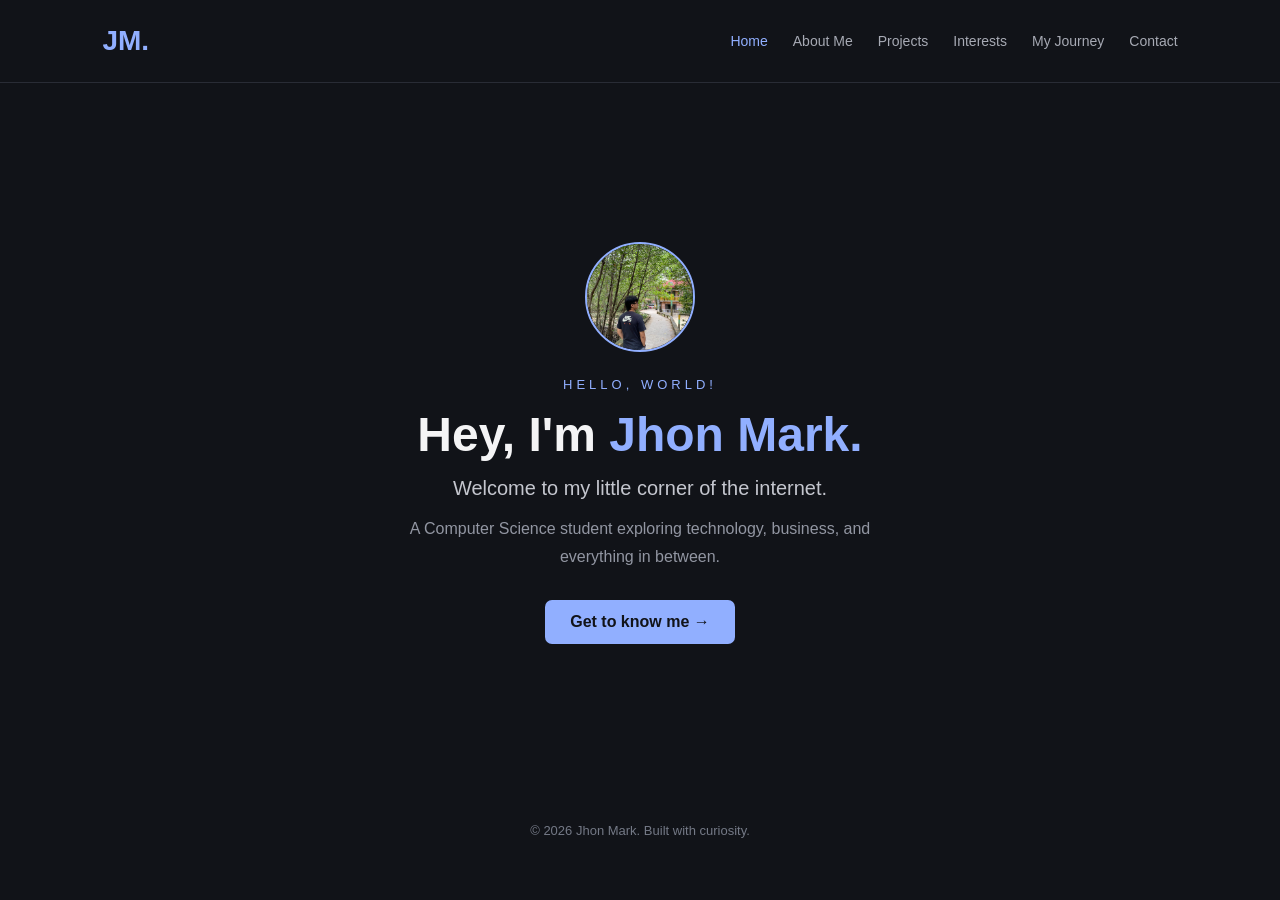
<file: index.html>
<!DOCTYPE html>
<html lang="en">

<head>
    <meta charset="UTF-8">
    <meta name="viewport" content="width=device-width, initial-scale=1.0">
    <title>Jhon Mark | Personal Website</title>

    <link rel="stylesheet" href="css/style.css">
</head>

<body>

    <!-- Navigation Bar -->
    <nav class="navbar">
        <a href="index.html" class="logo">JM.</a>

        <div class="nav-links">
            <a href="index.html" class="active">Home</a>
            <a href="about.html">About Me</a>
            <a href="projects.html">Projects</a>
            <a href="interests.html">Interests</a>
            <a href="journey.html">My Journey</a>
            <a href="contact.html">Contact</a>
        </div>
    </nav>

    <!-- Homepage Introduction -->
    <main class="hero">

        <div class="profile">
             <img src="images/profile.png" alt="My Profile Picture">
        </div>

        <p class="greeting">HELLO, WORLD!</p>

        <h1>Hey, I'm <span>Jhon Mark.</span></h1>

        <h2>Welcome to my little corner of the internet.</h2>

        <p class="description">
            A Computer Science student exploring technology,
            business, and everything in between.
        </p>

        <a href="about.html" class="main-button">
            Get to know me →
        </a>

    </main>

    <!-- Footer -->
    <footer>
        <p>© 2026 Jhon Mark. Built with curiosity.</p>
    </footer>

    <script src="js/script.js"></script>

</body>
</html>
</file>
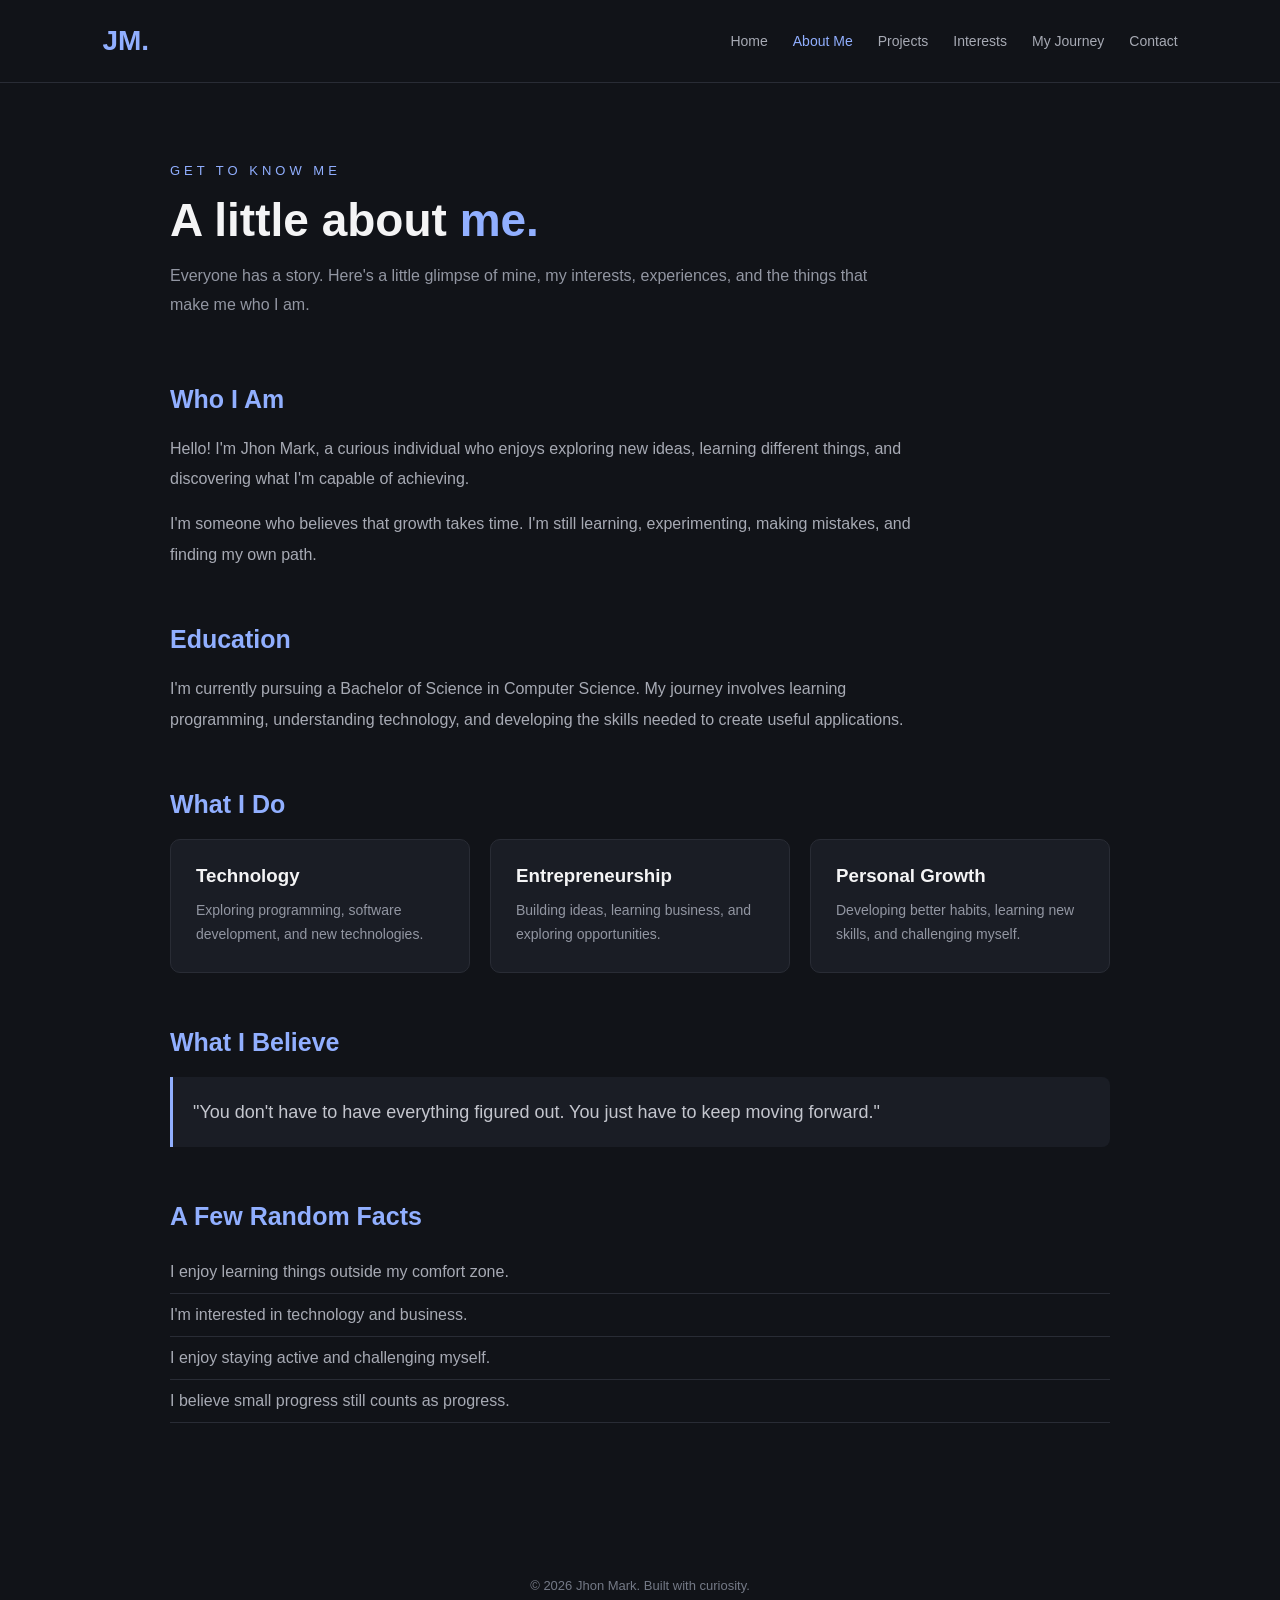
<file: about.html>
<!DOCTYPE html>
<html lang="en">

<head>
    <meta charset="UTF-8">
    <meta name="viewport" content="width=device-width, initial-scale=1.0">
    <title>About Me | Jhon Mark</title>

    <link rel="stylesheet" href="css/style.css">
</head>

<body>

    <!-- Navigation Bar -->
    <nav class="navbar">
        <a href="index.html" class="logo">JM.</a>

        <div class="nav-links">
            <a href="index.html">Home</a>
            <a href="about.html" class="active">About Me</a>
            <a href="projects.html">Projects</a>
            <a href="interests.html">Interests</a>
            <a href="journey.html">My Journey</a>
            <a href="contact.html">Contact</a>
        </div>
    </nav>

    <!-- About Me Section -->
    <main class="about-container">

        <section class="about-header">
            <p class="greeting">GET TO KNOW ME</p>

            <h1>A little about <span>me.</span></h1>

            <p>
                Everyone has a story. Here's a little glimpse
                of mine, my interests, experiences, and the
                things that make me who I am.
            </p>
        </section>

        <!-- Who I Am -->
        <section class="about-section">
            <h2>Who I Am</h2>

            <p>
                Hello! I'm Jhon Mark, a curious individual
                who enjoys exploring new ideas, learning
                different things, and discovering what I'm
                capable of achieving.
            </p>

            <p>
                I'm someone who believes that growth takes
                time. I'm still learning, experimenting,
                making mistakes, and finding my own path.
            </p>
        </section>

        <!-- Education -->
        <section class="about-section">
            <h2>Education</h2>

            <p>
                I'm currently pursuing a Bachelor of Science
                in Computer Science. My journey involves
                learning programming, understanding
                technology, and developing the skills needed
                to create useful applications.
            </p>
        </section>

        <!-- What I Do -->
        <section class="about-section">
            <h2>What I Do</h2>

            <div class="about-cards">

                <div class="about-card">
                    <h3>Technology</h3>
                    <p>
                        Exploring programming, software
                        development, and new technologies.
                    </p>
                </div>

                <div class="about-card">
                    <h3>Entrepreneurship</h3>
                    <p>
                        Building ideas, learning business,
                        and exploring opportunities.
                    </p>
                </div>

                <div class="about-card">
                    <h3>Personal Growth</h3>
                    <p>
                        Developing better habits, learning
                        new skills, and challenging myself.
                    </p>
                </div>

            </div>
        </section>

        <!-- Personal Philosophy -->
        <section class="about-section">
            <h2>What I Believe</h2>

            <blockquote>
                "You don't have to have everything figured
                out. You just have to keep moving forward."
            </blockquote>
        </section>

        <!-- Fun Facts -->
        <section class="about-section">
            <h2>A Few Random Facts</h2>

            <ul class="facts-list">
                <li>I enjoy learning things outside my comfort zone.</li>
                <li>I'm interested in technology and business.</li>
                <li>I enjoy staying active and challenging myself.</li>
                <li>I believe small progress still counts as progress.</li>
            </ul>
        </section>

    </main>

    <!-- Footer -->
    <footer>
        <p>© 2026 Jhon Mark. Built with curiosity.</p>
    </footer>

    <script src="js/script.js"></script>

</body>
</html>
</file>
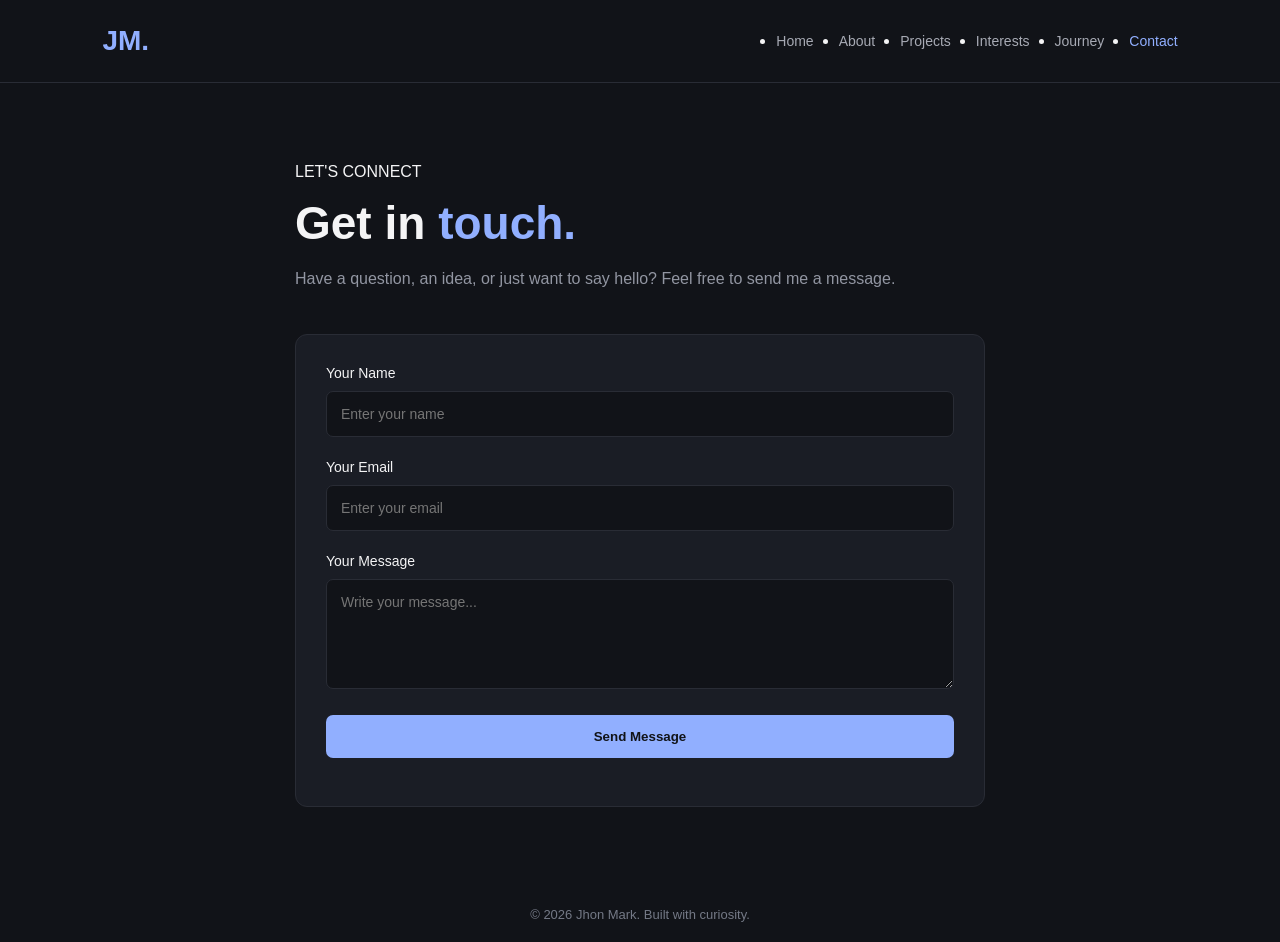
<file: contact.html>
<!DOCTYPE html>
<html lang="en">
<head>
    <meta charset="UTF-8">
    <meta name="viewport" content="width=device-width, initial-scale=1.0">

    <title>Contact | Jhon Mark</title>

    <!-- General website styling -->
    <link rel="stylesheet" href="css/style.css">

    <!-- Contact page styling -->
    <link rel="stylesheet" href="css/contact.css">
</head>
<body>

    <nav class="navbar">
        <a href="index.html" class="logo">JM.</a>

        <ul class="nav-links">
            <li><a href="index.html">Home</a></li>
            <li><a href="about.html">About</a></li>
            <li><a href="projects.html">Projects</a></li>
            <li><a href="interests.html">Interests</a></li>
            <li><a href="journey.html">Journey</a></li>
            <li><a href="contact.html" class="active">Contact</a></li>
        </ul>
    </nav>

    <main class="contact-container">

        <div class="contact-heading">
            <p class="section-label">LET'S CONNECT</p>
            <h1>Get in <span>touch.</span></h1>
            <p>
                Have a question, an idea, or just want to say hello?
                Feel free to send me a message.
            </p>
        </div>

        <form id="contact-form">

            <div class="form-group">
                <label for="name">Your Name</label>
                <input
                    type="text"
                    id="name"
                    placeholder="Enter your name"
                    required
                >
            </div>

            <div class="form-group">
                <label for="email">Your Email</label>
                <input
                    type="email"
                    id="email"
                    placeholder="Enter your email"
                    required
                >
            </div>

            <div class="form-group">
                <label for="message">Your Message</label>
                <textarea
                    id="message"
                    placeholder="Write your message..."
                    rows="5"
                    required
                ></textarea>
            </div>

            <button type="submit">Send Message</button>

            <p id="form-status"></p>

        </form>

    </main>

    <footer>
        <p>© 2026 Jhon Mark. Built with curiosity.</p>
    </footer>

    <!-- Contact page JavaScript -->
    <script src="js/contact.js"></script>

</body>
</html>
</file>
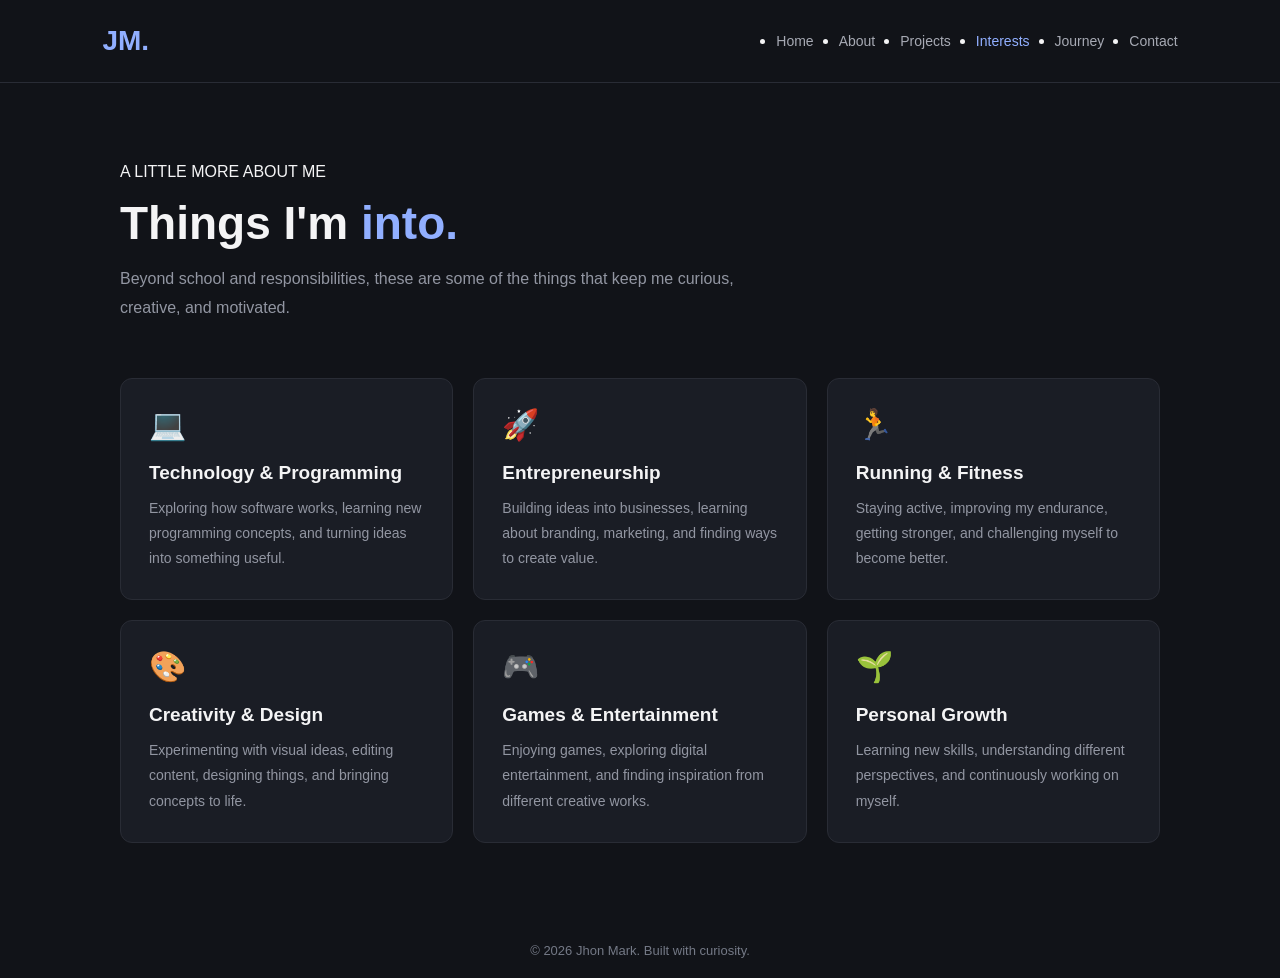
<file: interests.html>
<!DOCTYPE html>
<html lang="en">
<head>
    <meta charset="UTF-8">
    <meta name="viewport" content="width=device-width, initial-scale=1.0">
    <title>Interests | Jhon Mark</title>
    <link rel="stylesheet" href="css/style.css">
</head>
<body>

    <!-- Navigation -->
    <nav class="navbar">
        <a href="index.html" class="logo">JM.</a>

        <ul class="nav-links">
            <li><a href="index.html">Home</a></li>
            <li><a href="about.html">About</a></li>
            <li><a href="projects.html">Projects</a></li>
            <li><a href="interests.html" class="active">Interests</a></li>
            <li><a href="journey.html">Journey</a></li>
            <li><a href="contact.html">Contact</a></li>
        </ul>
    </nav>

    <!-- Interests Content -->
    <main class="interests-container">

        <header class="interests-header">
            <p class="section-label">A LITTLE MORE ABOUT ME</p>
            <h1>Things I'm <span>into.</span></h1>
            <p>
                Beyond school and responsibilities, these are some of
                the things that keep me curious, creative, and motivated.
            </p>
        </header>

        <section class="interests-grid">

            <article class="interest-card">
                <div class="interest-icon">💻</div>
                <h2>Technology & Programming</h2>
                <p>
                    Exploring how software works, learning new programming
                    concepts, and turning ideas into something useful.
                </p>
            </article>

            <article class="interest-card">
                <div class="interest-icon">🚀</div>
                <h2>Entrepreneurship</h2>
                <p>
                    Building ideas into businesses, learning about branding,
                    marketing, and finding ways to create value.
                </p>
            </article>

            <article class="interest-card">
                <div class="interest-icon">🏃</div>
                <h2>Running & Fitness</h2>
                <p>
                    Staying active, improving my endurance, getting stronger,
                    and challenging myself to become better.
                </p>
            </article>

            <article class="interest-card">
                <div class="interest-icon">🎨</div>
                <h2>Creativity & Design</h2>
                <p>
                    Experimenting with visual ideas, editing content,
                    designing things, and bringing concepts to life.
                </p>
            </article>

            <article class="interest-card">
                <div class="interest-icon">🎮</div>
                <h2>Games & Entertainment</h2>
                <p>
                    Enjoying games, exploring digital entertainment,
                    and finding inspiration from different creative works.
                </p>
            </article>

            <article class="interest-card">
                <div class="interest-icon">🌱</div>
                <h2>Personal Growth</h2>
                <p>
                    Learning new skills, understanding different perspectives,
                    and continuously working on myself.
                </p>
            </article>

        </section>

    </main>

    <!-- Footer -->
    <footer>
        <p>© 2026 Jhon Mark. Built with curiosity.</p>
    </footer>

    <script src="js/script.js"></script>
</body>
</html>
</file>
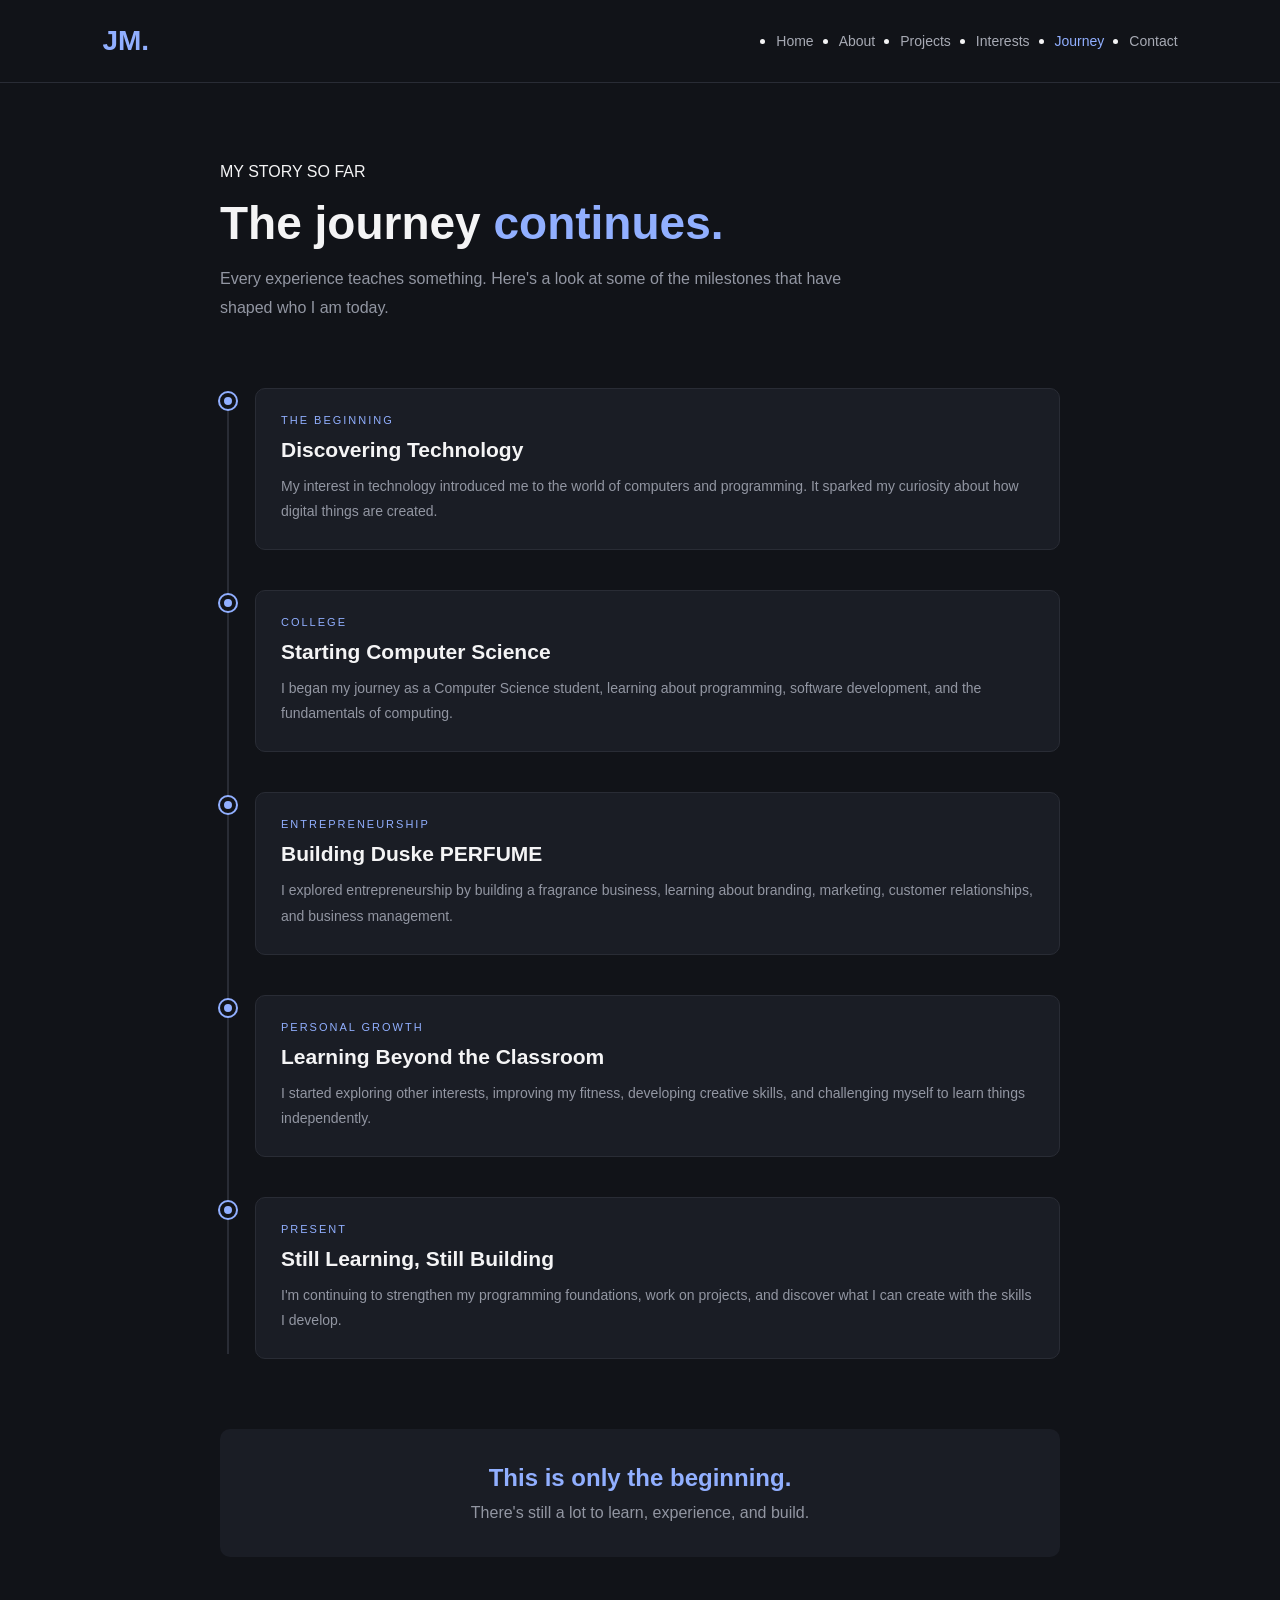
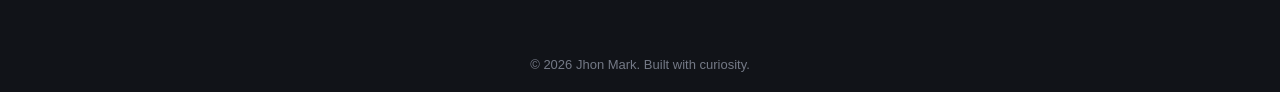
<file: journey.html>
<!DOCTYPE html>
<html lang="en">
<head>
    <meta charset="UTF-8">
    <meta name="viewport" content="width=device-width, initial-scale=1.0">
    <title>My Journey | Jhon Mark</title>
    <link rel="stylesheet" href="css/style.css">
</head>
<body>

    <!-- Navigation -->
    <nav class="navbar">
        <a href="index.html" class="logo">JM.</a>

        <ul class="nav-links">
            <li><a href="index.html">Home</a></li>
            <li><a href="about.html">About</a></li>
            <li><a href="projects.html">Projects</a></li>
            <li><a href="interests.html">Interests</a></li>
            <li><a href="journey.html" class="active">Journey</a></li>
            <li><a href="contact.html">Contact</a></li>
        </ul>
    </nav>

    <!-- Journey Content -->
    <main class="journey-container">

        <header class="journey-header">
            <p class="section-label">MY STORY SO FAR</p>
            <h1>The journey <span>continues.</span></h1>
            <p>
                Every experience teaches something. Here's a look at
                some of the milestones that have shaped who I am today.
            </p>
        </header>

        <section class="timeline">

            <article class="timeline-item">
                <div class="timeline-dot"></div>
                <div class="timeline-content">
                    <p class="timeline-date">THE BEGINNING</p>
                    <h2>Discovering Technology</h2>
                    <p>
                        My interest in technology introduced me to the world
                        of computers and programming. It sparked my curiosity
                        about how digital things are created.
                    </p>
                </div>
            </article>

            <article class="timeline-item">
                <div class="timeline-dot"></div>
                <div class="timeline-content">
                    <p class="timeline-date">COLLEGE</p>
                    <h2>Starting Computer Science</h2>
                    <p>
                        I began my journey as a Computer Science student,
                        learning about programming, software development,
                        and the fundamentals of computing.
                    </p>
                </div>
            </article>

            <article class="timeline-item">
                <div class="timeline-dot"></div>
                <div class="timeline-content">
                    <p class="timeline-date">ENTREPRENEURSHIP</p>
                    <h2>Building Duske PERFUME</h2>
                    <p>
                        I explored entrepreneurship by building a fragrance
                        business, learning about branding, marketing,
                        customer relationships, and business management.
                    </p>
                </div>
            </article>

            <article class="timeline-item">
                <div class="timeline-dot"></div>
                <div class="timeline-content">
                    <p class="timeline-date">PERSONAL GROWTH</p>
                    <h2>Learning Beyond the Classroom</h2>
                    <p>
                        I started exploring other interests, improving my
                        fitness, developing creative skills, and challenging
                        myself to learn things independently.
                    </p>
                </div>
            </article>

            <article class="timeline-item">
                <div class="timeline-dot"></div>
                <div class="timeline-content">
                    <p class="timeline-date">PRESENT</p>
                    <h2>Still Learning, Still Building</h2>
                    <p>
                        I'm continuing to strengthen my programming
                        foundations, work on projects, and discover
                        what I can create with the skills I develop.
                    </p>
                </div>
            </article>

        </section>

        <div class="journey-ending">
            <h2>This is only the beginning.</h2>
            <p>There's still a lot to learn, experience, and build.</p>
        </div>

    </main>

    <!-- Footer -->
    <footer>
        <p>© 2026 Jhon Mark. Built with curiosity.</p>
    </footer>

    <script src="js/script.js"></script>
</body>
</html>
</file>
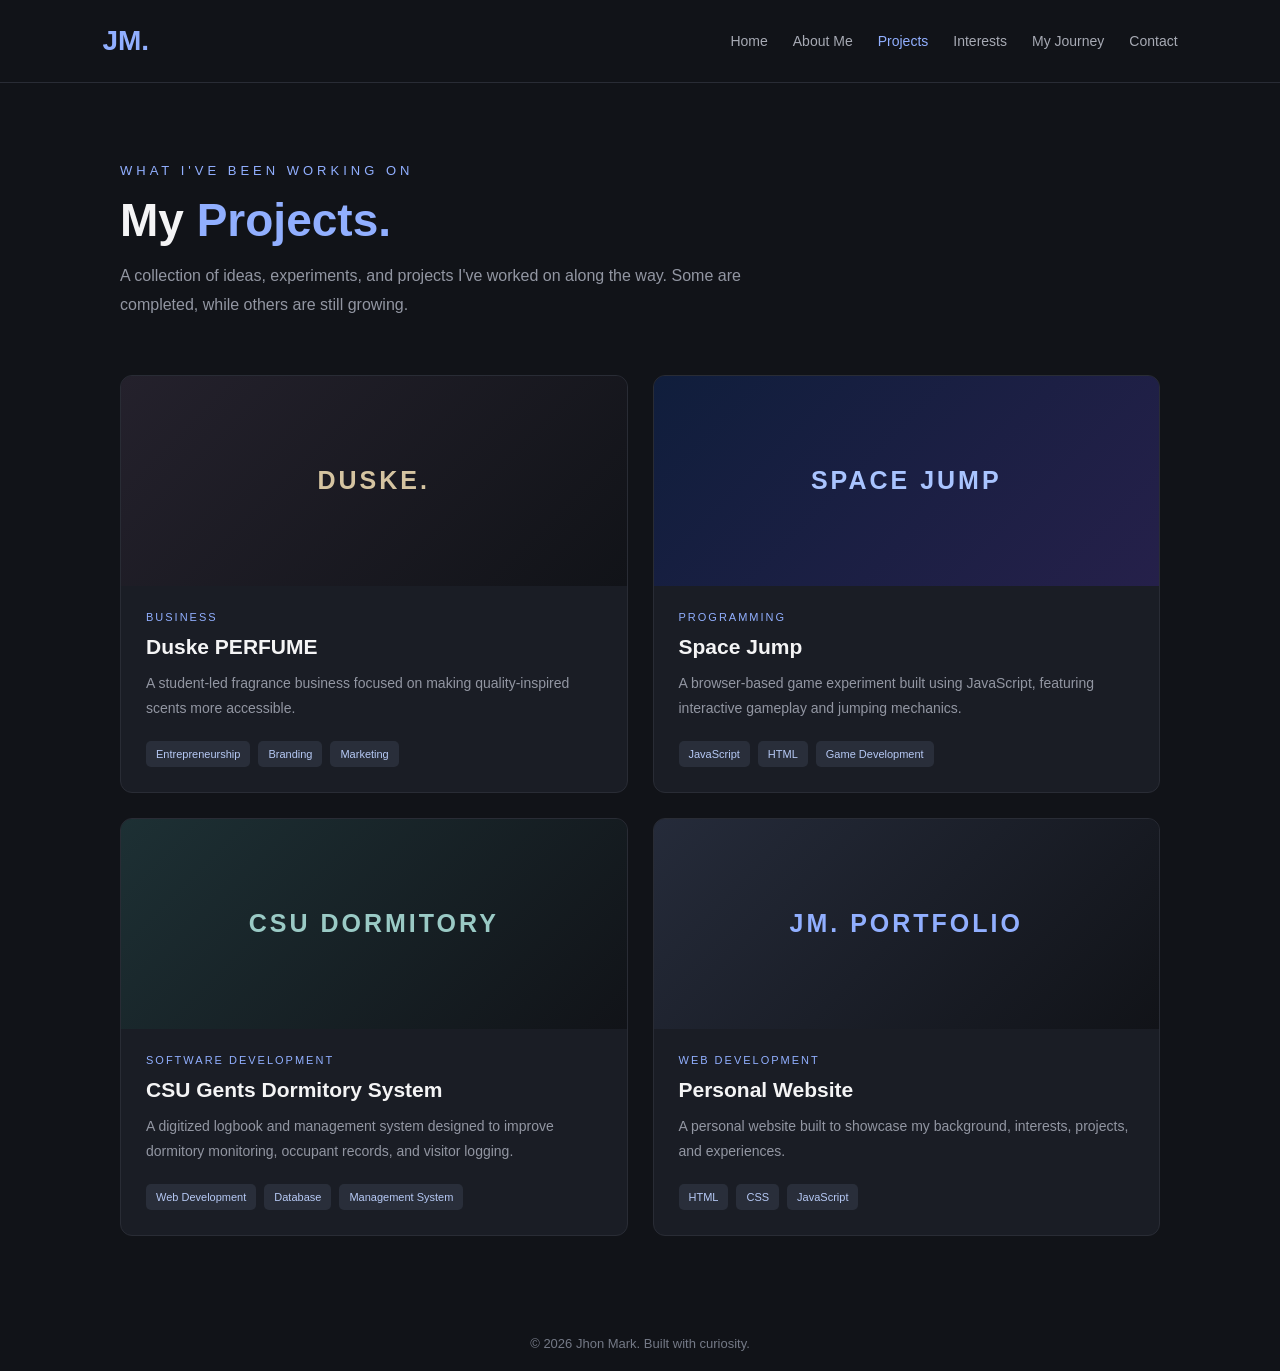
<file: projects.html>
<!DOCTYPE html>
<html lang="en">

<head>
    <meta charset="UTF-8">
    <meta name="viewport" content="width=device-width, initial-scale=1.0">

    <title>Projects | Jhon Mark</title>

    <link rel="stylesheet" href="css/style.css">
</head>

<body>

    <!-- Navigation Bar -->
    <nav class="navbar">
        <a href="index.html" class="logo">JM.</a>

        <div class="nav-links">
            <a href="index.html">Home</a>
            <a href="about.html">About Me</a>
            <a href="projects.html" class="active">Projects</a>
            <a href="interests.html">Interests</a>
            <a href="journey.html">My Journey</a>
            <a href="contact.html">Contact</a>
        </div>
    </nav>

    <!-- Projects Page -->
    <main class="projects-container">

        <header class="projects-header">
            <p class="greeting">WHAT I'VE BEEN WORKING ON</p>

            <h1>My <span>Projects.</span></h1>

            <p>
                A collection of ideas, experiments, and
                projects I've worked on along the way.
                Some are completed, while others are still
                growing.
            </p>
        </header>

        <!-- Project Cards -->
        <section class="projects-grid">

            <!-- Project 1 -->
            <article class="project-card">

                <div class="project-visual duske">
                    <span>DUSKE.</span>
                </div>

                <div class="project-info">
                    <p class="project-category">BUSINESS</p>

                    <h2>Duske PERFUME</h2>

                    <p>
                        A student-led fragrance business
                        focused on making quality-inspired
                        scents more accessible.
                    </p>

                    <div class="project-tags">
                        <span>Entrepreneurship</span>
                        <span>Branding</span>
                        <span>Marketing</span>
                    </div>
                </div>

            </article>

            <!-- Project 2 -->
            <article class="project-card">

                <div class="project-visual space">
                    <span>SPACE JUMP</span>
                </div>

                <div class="project-info">
                    <p class="project-category">PROGRAMMING</p>

                    <h2>Space Jump</h2>

                    <p>
                        A browser-based game experiment
                        built using JavaScript, featuring
                        interactive gameplay and jumping
                        mechanics.
                    </p>

                    <div class="project-tags">
                        <span>JavaScript</span>
                        <span>HTML</span>
                        <span>Game Development</span>
                    </div>
                </div>

            </article>

            <!-- Project 3 -->
            <article class="project-card">

                <div class="project-visual dorm">
                    <span>CSU DORMITORY</span>
                </div>

                <div class="project-info">
                    <p class="project-category">SOFTWARE DEVELOPMENT</p>

                    <h2>CSU Gents Dormitory System</h2>

                    <p>
                        A digitized logbook and management
                        system designed to improve dormitory
                        monitoring, occupant records, and
                        visitor logging.
                    </p>

                    <div class="project-tags">
                        <span>Web Development</span>
                        <span>Database</span>
                        <span>Management System</span>
                    </div>
                </div>

            </article>

            <!-- Project 4 -->
            <article class="project-card">

                <div class="project-visual portfolio">
                    <span>JM. PORTFOLIO</span>
                </div>

                <div class="project-info">
                    <p class="project-category">WEB DEVELOPMENT</p>

                    <h2>Personal Website</h2>

                    <p>
                        A personal website built to showcase
                        my background, interests, projects,
                        and experiences.
                    </p>

                    <div class="project-tags">
                        <span>HTML</span>
                        <span>CSS</span>
                        <span>JavaScript</span>
                    </div>
                </div>

            </article>

        </section>

    </main>

    <!-- Footer -->
    <footer>
        <p>© 2026 Jhon Mark. Built with curiosity.</p>
    </footer>

    <script src="js/script.js"></script>

</body>
</html>
</file>
<file: css/style.css>
/* GENERAL SETTINGS */

* {
    margin: 0;
    padding: 0;
    box-sizing: border-box;
}

body {
    background-color: #111318;
    color: #F4F4F5;
    font-family: Arial, sans-serif;
    min-height: 100vh;
}

/* NAVIGATION BAR */
.navbar {
    display: flex;
    justify-content: space-between;
    align-items: center;
    padding: 25px 8%;
    border-bottom: 1px solid #292C35;
}

.logo {
    color: #91AFFF;
    font-size: 28px;
    font-weight: bold;
    text-decoration: none;
}

.nav-links {
    display: flex;
    gap: 25px;
}

.nav-links a {
    color: #A7AAB4;
    text-decoration: none;
    font-size: 14px;
    transition: 0.3s;
}

.nav-links a:hover,
.nav-links a.active {
    color: #91AFFF;
}

/* HOMEPAGE */
.hero {
    min-height: 80vh;
    display: flex;
    flex-direction: column;
    justify-content: center;
    align-items: center;
    text-align: center;
    padding: 40px 20px;
}

.profile {
    width: 110px;
    height: 110px;
    border-radius: 50%;
    border: 2px solid #91AFFF;
    overflow: hidden;
    margin-bottom: 25px;
}

.profile img {
    width: 100%;
    height: 100%;
    object-fit: cover;
}
.greeting {
    color: #91AFFF;
    font-size: 13px;
    letter-spacing: 4px;
    margin-bottom: 15px;
}

.hero h1 {
    font-size: 48px;
    margin-bottom: 15px;
}

.hero h1 span {
    color: #91AFFF;
}

.hero h2 {
    color: #C4C6CE;
    font-size: 20px;
    font-weight: normal;
    margin-bottom: 15px;
}

.description {
    color: #9296A2;
    max-width: 500px;
    line-height: 1.7;
    margin-bottom: 30px;
}

.main-button {
    background: #91AFFF;
    color: #111318;
    padding: 13px 25px;
    border-radius: 7px;
    text-decoration: none;
    font-weight: bold;
    transition: 0.3s;
}

.main-button:hover {
    background: #B4C9FF;
    transform: translateY(-3px);
}

/* FOOTER */
footer {
    text-align: center;
    padding: 20px;
    color: #747986;
    font-size: 13px;
}


/* RESPONSIVE DESIGN */

@media (max-width: 768px) {

    .navbar {
        flex-direction: column;
        gap: 20px;
        padding: 20px;
    }

    .nav-links {
        justify-content: center;
        flex-wrap: wrap;
        gap: 15px;
    }

    .hero h1 {
        font-size: 34px;
    }

    .hero h2 {
        font-size: 17px;
    }

    .description {
        font-size: 14px;
    }
}


/* ABOUT PAGE */

.about-container {
    max-width: 1000px;
    margin: auto;
    padding: 80px 30px;
}

.about-header {
    margin-bottom: 65px;
    max-width: 700px;
}

.about-header h1 {
    font-size: 46px;
    margin: 15px 0;
}

.about-header h1 span {
    color: #91AFFF;
}

.about-header > p:last-child {
    color: #9296A2;
    line-height: 1.8;
}

.about-section {
    margin-bottom: 55px;
}

.about-section h2 {
    font-size: 25px;
    margin-bottom: 20px;
    color: #91AFFF;
}

.about-section > p {
    color: #A7AAB4;
    line-height: 1.9;
    margin-bottom: 15px;
    max-width: 750px;
}

.about-cards {
    display: grid;
    grid-template-columns: repeat(3, 1fr);
    gap: 20px;
}

.about-card {
    background: #1A1D25;
    border: 1px solid #292C35;
    border-radius: 10px;
    padding: 25px;
    transition: 0.3s;
}

.about-card:hover {
    transform: translateY(-5px);
    border-color: #91AFFF;
}

.about-card h3 {
    margin-bottom: 12px;
    color: #F4F4F5;
}

.about-card p {
    color: #9296A2;
    font-size: 14px;
    line-height: 1.7;
}

.about-section blockquote {
    border-left: 3px solid #91AFFF;
    padding: 20px;
    background: #1A1D25;
    color: #C4C6CE;
    font-size: 18px;
    line-height: 1.7;
    border-radius: 0 8px 8px 0;
}

.facts-list {
    list-style: none;
}

.facts-list li {
    color: #A7AAB4;
    padding: 12px 0;
    border-bottom: 1px solid #292C35;
}

/* MOBILE ABOUT PAGE */

@media (max-width: 768px) {

    .about-container {
        padding: 50px 20px;
    }

    .about-header h1 {
        font-size: 34px;
    }

    .about-cards {
        grid-template-columns: 1fr;
    }

    .about-section h2 {
        font-size: 22px;
    }
}


/* PROJECTS PAGE */

.projects-container {
    max-width: 1100px;
    margin: auto;
    padding: 80px 30px;
}

.projects-header {
    max-width: 650px;
    margin-bottom: 55px;
}

.projects-header h1 {
    font-size: 46px;
    margin: 15px 0;
}

.projects-header h1 span {
    color: #91AFFF;
}

.projects-header > p:last-child {
    color: #9296A2;
    line-height: 1.8;
}

/* PROJECT GRID */

.projects-grid {
    display: grid;
    grid-template-columns: repeat(2, 1fr);
    gap: 25px;
}

.project-card {
    background: #1A1D25;
    border: 1px solid #292C35;
    border-radius: 12px;
    overflow: hidden;
    transition: 0.3s;
}

.project-card:hover {
    transform: translateY(-5px);
    border-color: #91AFFF;
}

/* PROJECT VISUAL PLACEHOLDERS */

.project-visual {
    height: 210px;
    display: flex;
    justify-content: center;
    align-items: center;
    font-size: 25px;
    font-weight: bold;
    letter-spacing: 3px;
}

.duske {
    background: linear-gradient(135deg, #24212C, #111318);
    color: #D5C4A1;
}

.space {
    background: linear-gradient(135deg, #101E3C, #25204A);
    color: #A9C4FF;
}

.dorm {
    background: linear-gradient(135deg, #1D3034, #111318);
    color: #9ACAC5;
}

.portfolio {
    background: linear-gradient(135deg, #252B3A, #111318);
    color: #91AFFF;
}

/* PROJECT INFORMATION */

.project-info {
    padding: 25px;
}

.project-category {
    color: #91AFFF;
    font-size: 11px;
    letter-spacing: 2px;
    margin-bottom: 12px;
}

.project-info h2 {
    font-size: 21px;
    margin-bottom: 12px;
}

.project-info > p:not(.project-category) {
    color: #9296A2;
    font-size: 14px;
    line-height: 1.8;
    margin-bottom: 20px;
}

/* PROJECT TAGS */

.project-tags {
    display: flex;
    flex-wrap: wrap;
    gap: 8px;
}

.project-tags span {
    background: #292E3A;
    color: #B6C9F5;
    font-size: 11px;
    padding: 7px 10px;
    border-radius: 5px;
}

/* MOBILE RESPONSIVENESS */

@media (max-width: 768px) {

    .projects-container {
        padding: 50px 20px;
    }

    .projects-header h1 {
        font-size: 35px;
    }

    .projects-grid {
        grid-template-columns: 1fr;
    }

    .project-visual {
        height: 180px;
    }
}


/* INTERESTS PAGE */

.interests-container {
    max-width: 1100px;
    margin: auto;
    padding: 80px 30px;
}

.interests-header {
    max-width: 650px;
    margin-bottom: 55px;
}

.interests-header h1 {
    font-size: 46px;
    margin: 15px 0;
}

.interests-header h1 span {
    color: #91AFFF;
}

.interests-header > p:last-child {
    color: #9296A2;
    line-height: 1.8;
}

.interests-grid {
    display: grid;
    grid-template-columns: repeat(3, 1fr);
    gap: 20px;
}

.interest-card {
    background: #1A1D25;
    border: 1px solid #292C35;
    border-radius: 12px;
    padding: 28px;
    transition: 0.3s;
}

.interest-card:hover {
    transform: translateY(-5px);
    border-color: #91AFFF;
}

.interest-icon {
    font-size: 30px;
    margin-bottom: 20px;
}

.interest-card h2 {
    font-size: 19px;
    margin-bottom: 12px;
}

.interest-card p {
    color: #9296A2;
    font-size: 14px;
    line-height: 1.8;
}

/* MOBILE RESPONSIVENESS */

@media (max-width: 768px) {
    .interests-container {
        padding: 50px 20px;
    }

    .interests-header h1 {
        font-size: 35px;
    }

    .interests-grid {
        grid-template-columns: 1fr;
    }
}


/* JOURNEY PAGE */

.journey-container {
    max-width: 900px;
    margin: auto;
    padding: 80px 30px;
}

.journey-header {
    max-width: 650px;
    margin-bottom: 65px;
}

.journey-header h1 {
    font-size: 46px;
    margin: 15px 0;
}

.journey-header h1 span {
    color: #91AFFF;
}

.journey-header > p:last-child {
    color: #9296A2;
    line-height: 1.8;
}

/* TIMELINE */

.timeline {
    position: relative;
    padding-left: 35px;
}

.timeline::before {
    content: "";
    position: absolute;
    left: 7px;
    top: 5px;
    bottom: 5px;
    width: 2px;
    background: #292C35;
}

.timeline-item {
    position: relative;
    margin-bottom: 40px;
}

.timeline-dot {
    position: absolute;
    left: -35px;
    top: 5px;
    width: 16px;
    height: 16px;
    background: #91AFFF;
    border: 4px solid #111318;
    border-radius: 50%;
    box-shadow: 0 0 0 2px #91AFFF;
}

.timeline-content {
    background: #1A1D25;
    border: 1px solid #292C35;
    border-radius: 10px;
    padding: 25px;
    transition: 0.3s;
}

.timeline-content:hover {
    border-color: #91AFFF;
    transform: translateX(5px);
}

.timeline-date {
    color: #91AFFF;
    font-size: 11px;
    letter-spacing: 2px;
    margin-bottom: 12px;
}

.timeline-content h2 {
    font-size: 21px;
    margin-bottom: 12px;
}

.timeline-content > p:last-child {
    color: #9296A2;
    font-size: 14px;
    line-height: 1.8;
}

/* ENDING */

.journey-ending {
    margin-top: 70px;
    padding: 35px;
    text-align: center;
    background: #1A1D25;
    border-radius: 10px;
}

.journey-ending h2 {
    color: #91AFFF;
    margin-bottom: 12px;
}

.journey-ending p {
    color: #9296A2;
}

/* MOBILE */

@media (max-width: 768px) {
    .journey-container {
        padding: 50px 20px;
    }

    .journey-header h1 {
        font-size: 35px;
    }

    .timeline {
        padding-left: 28px;
    }

    .timeline-dot {
        left: -28px;
    }

    .timeline-content {
        padding: 20px;
    }

    .journey-ending {
        padding: 25px;
    }
}
</file>
<file: css/contact.css>
/* CONTACT PAGE */

.contact-container {
    max-width: 750px;
    margin: auto;
    padding: 80px 30px;
}

.contact-heading {
    margin-bottom: 40px;
}

.contact-heading h1 {
    font-size: 46px;
    margin: 15px 0;
}

.contact-heading h1 span {
    color: #91AFFF;
}

.contact-heading > p:last-child {
    color: #9296A2;
    line-height: 1.8;
}

/* FORM */

#contact-form {
    background: #1A1D25;
    border: 1px solid #292C35;
    border-radius: 12px;
    padding: 30px;
}

.form-group {
    margin-bottom: 22px;
}

.form-group label {
    display: block;
    margin-bottom: 10px;
    color: #F4F4F5;
    font-size: 14px;
}

.form-group input,
.form-group textarea {
    width: 100%;
    padding: 14px;
    background: #111318;
    border: 1px solid #292C35;
    border-radius: 7px;
    color: white;
    font-family: Arial, sans-serif;
    font-size: 14px;
    outline: none;
}

.form-group input:focus,
.form-group textarea:focus {
    border-color: #91AFFF;
}

.form-group textarea {
    resize: vertical;
}

#contact-form button {
    width: 100%;
    padding: 14px;
    background: #91AFFF;
    color: #111318;
    border: none;
    border-radius: 7px;
    font-weight: bold;
    cursor: pointer;
    transition: 0.3s;
}

#contact-form button:hover {
    background: #B3C8FF;
}

#form-status {
    margin-top: 18px;
    text-align: center;
    font-size: 14px;
    color: #91AFFF;
}

/* MOBILE */

@media (max-width: 768px) {
    .contact-container {
        padding: 50px 20px;
    }

    .contact-heading h1 {
        font-size: 35px;
    }

    #contact-form {
        padding: 22px;
    }
}
</file>
